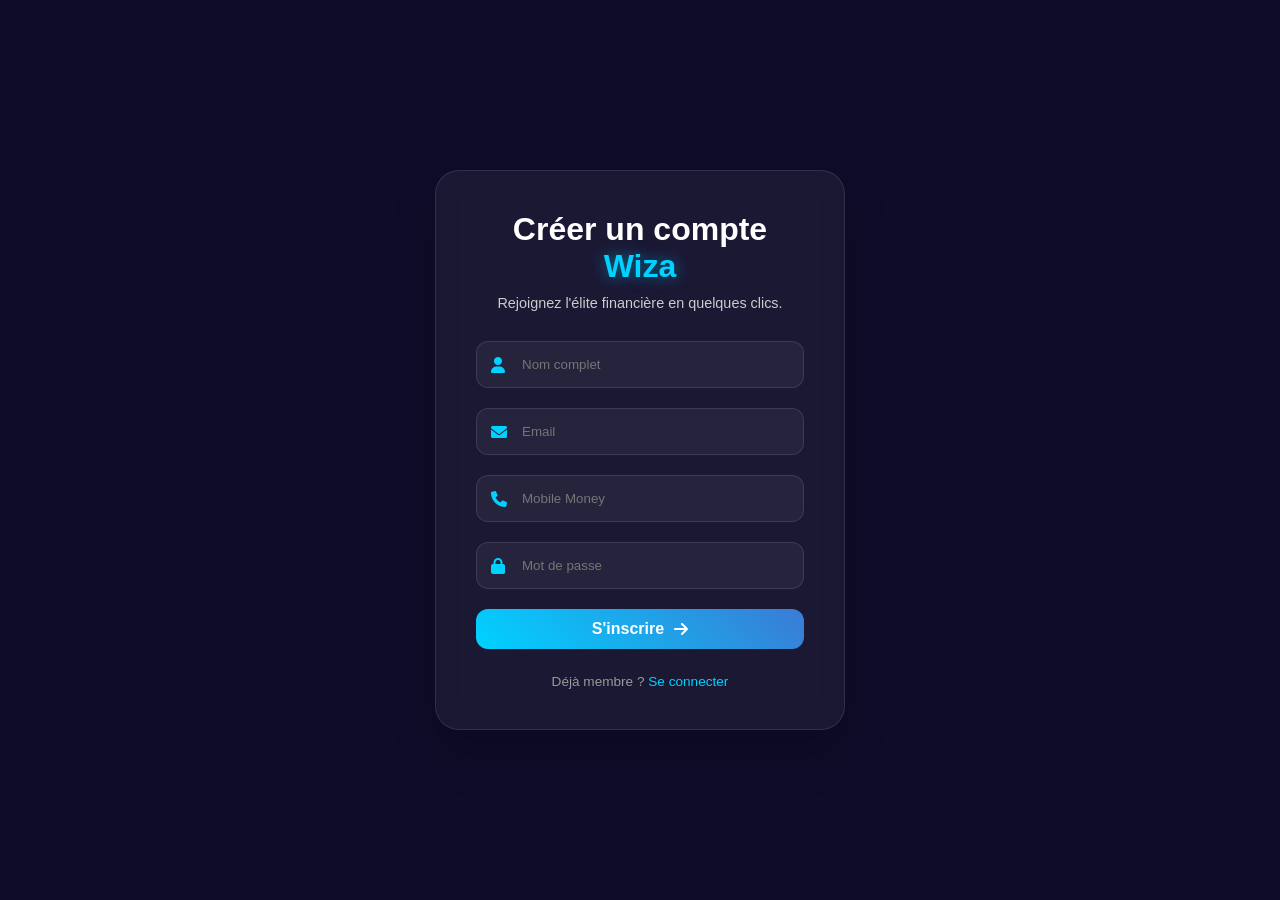
<file: index.html>
<!DOCTYPE html>
<html lang="fr">
<head>
    <meta charset="UTF-8">
    <meta name="google-site-verification" content="SWnRNbCJE4a67z4LelDjnTb02a0k9yyLDGbZT_Br_oo" />
   <meta name="viewport" content="width=device-width, initial-scale=1.0, maximum-scale=1.0, user-scalable=no">
    <title>| Wiza-inscription</title>
    <link rel="stylesheet" href="style.css">
    <link rel="apple-touch-icon" href="./asset/J.png">
    <link rel="icon" type="image/png" href="./asset/J.png">
    <link href="https://cdnjs.cloudflare.com/ajax/libs/font-awesome/6.0.0/css/all.min.css" rel="stylesheet">
    <link rel="stylesheet" href="style1.css">
    <!-- je dois poser a ia comment faire pour tester mon backend comme en texte html  -->
    
</head>
<body>
<div class="container">
<form  id="contact-form"  action="https://api.web3forms.com/submit" method="POST" class="glass-form">
    <input type="hidden" name="access_key" value="8ced0072-2b9f-4238-b474-663de19e1aac">

    <h2>Créer un compte <span class="accent">Wiza</span></h2>
    <p class="subtitle">Rejoignez l'élite financière en quelques clics.</p>

    <div class="input-group">
        <i class="fas fa-user"></i>
        <input type="text" name="nom" placeholder="Nom complet" required>
    </div>

    <div class="input-group">
        <i class="fas fa-envelope"></i>
        <input type="email" name="email" placeholder="Email" required>
    </div>

    <div class="input-group">
        <i class="fas fa-phone"></i>
        <input type="tel" name="tel" placeholder="Mobile Money" required>
    </div>

    <div class="input-group">
        <i class="fas fa-lock"></i>
        <input type="password" name="pass" placeholder="Mot de passe" required>
    </div>

    <input type="hidden" name="redirect" value="index1.html">

    <button type="submit" class="btn-submit">
        <span>S'inscrire</span>
        <i class="fas fa-arrow-right"></i>
    </button>

    <p class="footer-text">Déjà membre ? <a href="index1.html">Se connecter</a></p>
</form>
<div id="success-message" style="display: none; text-align: center; color: white; padding: 20px;">
    <i class="fas fa-clock" style="font-size: 3rem; color: #00d2ff; margin-bottom: 20px;"></i>
    <h2 class="accent">Demande reçue !</h2>
    <p>Merci de patienter 1J pour vous mettre dans un groupe. Une note vous sera envoyée sur votre email.</p>
</div>
</div>

 <script src="script1.js"></script>
</body>


</html>
</file>
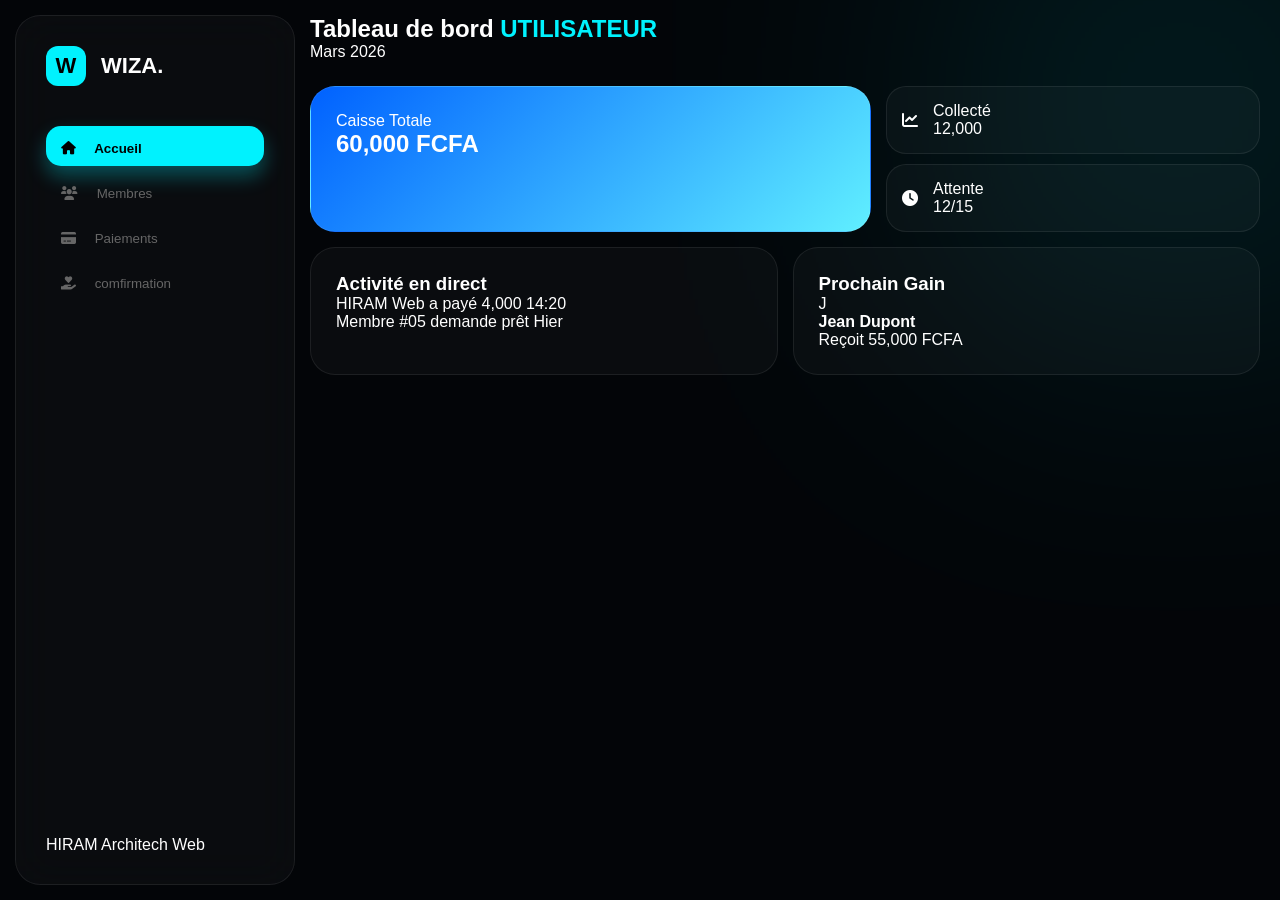
<file: index1.html>
<!DOCTYPE html>
<html lang="fr">
<head>
    <meta charset="UTF-8">
    <meta name="viewport" content="width=device-width, initial-scale=1.0, maximum-scale=1.0, user-scalable=no">
    <title>Wiza Premium | Tontine Hub</title>
    <link rel="stylesheet" href="style.css">
    <link rel="icon" type="image/png" href="./asset/J.png">
    <link rel="apple-touch-icon" href="./asset/J.png">
    <link rel="stylesheet" href="https://cdnjs.cloudflare.com/ajax/libs/font-awesome/6.0.0/css/all.min.css">
</head>
<body>
    <div class="blob-bg"></div>

    <div class="app-shell">
        <aside class="sidebar">
            <div class="brand">
                <div class="brand-icon">W</div>
                <span>WIZA.</span>
            </div>
            <nav class="nav-links">
                <button class="nav-btn active" onclick="showSection('home')"><i class="fa-solid fa-house"></i> Accueil</button>
                <button class="nav-btn" onclick="showSection('members')"><i class="fa-solid fa-users"></i> Membres</button>
                <button class="nav-btn" onclick="showSection('pay')"><i class="fa-solid fa-credit-card"></i> Paiements</button>
                <button class="nav-btn" onclick="showSection('loan')"><i class="fa-solid fa-hand-holding-heart"></i> comfirmation</button>
            </nav>
            <div class="sidebar-footer">HIRAM Architech Web</div>
        </aside>

        <main class="content">
            
            <section id="home" class="page active">
                <div class="header-main">
                    <h1>Tableau de bord <span>UTILISATEUR</span></h1>
                    <div class="date-now">Mars 2026</div>
                </div>

                <div class="stats-row">
                    <div class="card card-gradient">
                        <span class="label">Caisse Totale</span>
                        <h2 class="amount">60,000 <span>FCFA</span></h2>
                        <div class="progress-bar"><div class="fill" style="width: 80%;"></div></div>
                    </div>
                    <div class="mini-stats">
                        <div class="card-mini"><i class="fa-solid fa-chart-line"></i> <div><span>Collecté</span><p>12,000</p></div></div>
                        <div class="card-mini"><i class="fa-solid fa-clock"></i> <div><span>Attente</span><p>12/15</p></div></div>
                    </div>
                </div>

                <div class="double-grid">
                    <div class="card glass">
                        <h3>Activité en direct</h3>
                        <div class="log-item"><div class="dot green"></div><p>HIRAM Web a payé 4,000 <span>14:20</span></p></div>
                        <div class="log-item"><div class="dot orange"></div><p>Membre #05 demande prêt <span>Hier</span></p></div>
                    </div>
                    <div class="card glass next-gain">
                        <h3>Prochain Gain</h3>
                        <div class="user-chip">
                            <div class="avatar">J</div>
                            <div><strong>Jean Dupont</strong><p>Reçoit 55,000 FCFA</p></div>
                        </div>
                    </div>
                </div>
            </section>

            <section id="members" class="page">
                <div class="header-main"><h1>Nos <span>15 Membres</span></h1></div>
                <div class="members-grid" id="members-list">
                    </div>
            </section>

            <section id="pay" class="page">
                <div class="header-main"><h1>Mode de dépôt</h1></div>
                <div class="pay-grid">
                    <div class="pay-btn mtn" onclick="initiatePay('MTN')">
                        <i class="fa-solid fa-phone"></i>
                        <h2>MTN Money</h2>
                        <p><br>NUM: <b style="color: black; text-decoration: none;"> 068424624</b>  </p>
                    </div>
                    <div class="pay-btn airtel" onclick="initiatePay('Airtel')">
                        <i class="fa-solid fa-mobile-screen"></i>
                        <h2>Airtel Money</h2>
                        <p>Composer <b>*128#</b></p>
                    </div>
                </div>
            </section>
            <!-- je dois relier cette section a fromspre et aussi quand on click sur envoyer le message par et se tout redeviens nouveau -->

<section id="loan" class="page">
    <div class="header-main"><h1>Espace Financier</h1></div>
    
    <div class="loan-container-mobile">
        <div class="tabs-switcher">
            <div id="tab-active-bg" class="tab-bg-indicator"></div>
            <button type="button" class="tab-item active" onclick="switchWizaForm('payment', this)">Paiement</button>
            <button type="button" class="tab-item" onclick="switchWizaForm('loan', this)">Prêt</button>
        </div>

        <form id="payment-form" class="transaction-form" action="https://api.web3forms.com/submit" method="POST">
            <input type="hidden" name="access_key" value="8ced0072-2b9f-4238-b474-663de19e1aac">
            <input type="hidden" name="subject" value="Nouveau Paiement Wiza">
            
            <div class="mobile-input-group">
                <label>ID de Transaction</label>
                <input type="text" name="transaction_id" placeholder="Ex: PP230105..." required>
            </div>
            <div class="mobile-input-group">
                <label>Date du dépôt</label>
                <input type="date" name="date_paiement" required>
            </div>
            <button type="submit" class="btn-confirm">Confirmer le versement</button>
        </form>

        <form id="loan-form" class="transaction-form" action="https://api.web3forms.com/submit" method="POST" style="display: none;">
            <input type="hidden" name="access_key" value="8ced0072-2b9f-4238-b474-663de19e1aac">
            <input type="hidden" name="subject" value="Demande de Prêt Wiza">
            
            <div class="mobile-input-group">
                <label>Votre demande</label>
                <textarea name="message_pret" placeholder="Montant et raison du prêt..." required></textarea>
            </div>
            <button type="submit" class="btn-confirm">Envoyer ma demande</button>
        </form>
    </div>
</section>

        </main>
    </div>

    <script src="script.js"></script>
</body>
</html>
</file>
<file: style.css>
:root {
    --accent: #00f2fe;
    --bg: #030508;
    --glass: rgba(255, 255, 255, 0.03);
    --border: rgba(255, 255, 255, 0.08);
}

* { margin: 0; padding: 0; box-sizing: border-box; font-family: 'Segoe UI', sans-serif; }
body { background: var(--bg); color: white; height: 100vh; overflow: hidden; }

/* Blob décoratif */
.blob-bg { position: absolute; top: -100px; right: -100px; width: 400px; height: 400px; background: #00f2fe; filter: blur(150px); opacity: 0.15; z-index: -1; }

.app-shell { display: flex; height: 100vh; padding: 15px; gap: 15px; }

/* SIDEBAR GLASSMorphism */
.sidebar { width: 280px; background: var(--glass); backdrop-filter: blur(20px); border: 1px solid var(--border); border-radius: 25px; padding: 30px; display: flex; flex-direction: column; }
.brand { display: flex; align-items: center; gap: 15px; font-size: 22px; font-weight: 900; margin-bottom: 40px; }
.brand-icon { width: 40px; height: 40px; background: var(--accent); color: #000; display: flex; align-items: center; justify-content: center; border-radius: 12px; }
.nav-links { flex-grow: 1; }
.nav-btn { width: 100%; padding: 15px; background: none; border: none; color: #666; text-align: left; cursor: pointer; border-radius: 15px; transition: 0.3s; margin-bottom: 5px; }
.nav-btn i { margin-right: 15px; }
.nav-btn.active { background: var(--accent); color: #000; font-weight: bold; box-shadow: 0 10px 20px rgba(0,242,254,0.3); }

/* CONTENT AREA */
.content { flex-grow: 1; overflow-y: auto; padding-right: 5px; }
.page { display: none; }
.page.active { display: block; animation: fadeInUp 0.4s ease; }

.header-main { margin-bottom: 25px; }
.header-main h1 span { color: var(--accent); }

/* CARDS */
.card { background: var(--glass); border: 1px solid var(--border); border-radius: 25px; padding: 25px; }
.card-gradient { background: linear-gradient(135deg, #0061ff, #60efff); color: white; }
.stats-row { display: grid; grid-template-columns: 1.5fr 1fr; gap: 15px; margin-bottom: 15px; }
.mini-stats { display: flex; flex-direction: column; gap: 10px; }
.card-mini { background: var(--glass); border: 1px solid var(--border); padding: 15px; border-radius: 20px; display: flex; align-items: center; gap: 15px; }

.double-grid { display: grid; grid-template-columns: 1fr 1fr; gap: 15px; }

/* MEMBERS GRID */
.members-grid { display: grid; grid-template-columns: repeat(auto-fill, minmax(250px, 1fr)); gap: 15px; }
.member-item { background: var(--glass); border: 1px solid var(--border); padding: 20px; border-radius: 20px; text-align: center; }
.member-item strong { display: block; margin: 10px 0; }
.status-pill { padding: 5px 10px; border-radius: 10px; font-size: 11px; font-weight: bold; }
.paid { background: rgba(0, 255, 127, 0.1); color: #00ff7f; }
.wait { background: rgba(255, 69, 58, 0.1); color: #ff453a; }

/* PAYMENTS */
.pay-grid { display: grid; grid-template-columns: 1fr 1fr; gap: 20px; }
.pay-btn { padding: 40px; border-radius: 25px; text-align: center; cursor: pointer; transition: 0.3s; }
.mtn { background: #ffcc00; color: #000; }
.airtel { background: #ed1c24; color: #fff; }

/* ce que j'ai ajouter  */
textarea{width: 80%; height: 100px; border-radius: 22px; text-align: center;}
button{width: 30%; height: 40px; background: #00f2fe; border-radius: 22px;}


/* Container de la section */
.loan-container-mobile {
    margin: 15px;
    padding: 20px;
    background: rgba(255, 255, 255, 0.05);
    backdrop-filter: blur(20px);
    -webkit-backdrop-filter: blur(20px);
    border: 1px solid rgba(255, 255, 255, 0.1);
    border-radius: 30px;
    box-shadow: 0 15px 35px rgba(0, 0, 0, 0.2);
}

/* Switcher d'onglets ultra-pro */
.tabs-switcher {
    position: relative;
    display: flex;
    background: rgba(0, 0, 0, 0.3);
    border-radius: 15px;
    padding: 4px;
    margin-bottom: 25px;
}

.tab-item {
    flex: 1;
    position: relative;
    z-index: 2;
    background: none;
    border: none;
    color: white;
    padding: 12px;
    font-weight: 600;
    font-size: 14px;
    cursor: pointer;
    transition: 0.3s;
}

.tab-bg-indicator {
    position: absolute;
    height: calc(100% - 8px);
    width: calc(50% - 4px);
    background: linear-gradient(135deg, #00d2ff, #3a7bd5);
    border-radius: 12px;
    top: 4px;
    left: 4px;
    transition: transform 0.3s cubic-bezier(0.4, 0, 0.2, 1);
    z-index: 1;
}

/* Formulaires et Inputs */
.mobile-input-group {
    margin-bottom: 20px;
}

.mobile-input-group label {
    display: block;
    color: #00d2ff;
    font-size: 12px;
    margin-bottom: 8px;
    margin-left: 5px;
    text-transform: uppercase;
    letter-spacing: 1px;
}

.mobile-input-group input, 
.mobile-input-group textarea {
    width: 100%;
    background: rgba(255, 255, 255, 0.07);
    border: 1px solid rgba(255, 255, 255, 0.1);
    border-radius: 15px;
    padding: 15px;
    color: white;
    font-size: 16px !important; /* IMPORTANT : Empêche le zoom sur iPhone */
}

.btn-confirm {
    width: 100%;
    background: linear-gradient(135deg, #00d2ff, #3a7bd5);
    border: none;
    padding: 18px;
    border-radius: 15px;
    color: white;
    font-weight: bold;
    font-size: 16px;
    box-shadow: 0 10px 20px rgba(0, 210, 255, 0.3);
}




.members-grid {
display: grid;
grid-template-columns: repeat(2, 1fr);
gap: 15px;
padding: 15px;
}

/* Carte de membre Glassmorphism */
.member-card {
background: rgba(255, 255, 255, 0.03);
backdrop-filter: blur(15px);
-webkit-backdrop-filter: blur(15px);
border: 1px solid rgba(255, 255, 255, 0.1);
border-radius: 20px;
padding: 20px;
text-align: center;
}

/* Rond de profil avec dégradé Wiza */
.member-avatar {
width: 60px;
height: 60px;
background: linear-gradient(135deg, #00d2ff, #3a7bd5);
border-radius: 50%;
margin: 0 auto 12px;
display: flex;
align-items: center;
justify-content: center;
color: white;
font-size: 24px;
}

.member-name {
color: white;
font-size: 14px;
font-weight: bold;
}

.member-status {
font-size: 11px;
color: #00ff88;
background: rgba(0, 255, 136, 0.1);
padding: 3px 10px;
border-radius: 20px;
display: inline-block;
}

/* RESPONSIVE MOBILE */
@media (max-width: 850px) {
    .app-shell { flex-direction: column; padding: 10px; }
    .sidebar { width: 100%; height: 70px; position: fixed; bottom: 10px; left: 10px; width: calc(100% - 20px); z-index: 100; flex-direction: row; padding: 10px; }
    .nav-links { display: flex; width: 100%; justify-content: space-around; }
    .brand, .sidebar-footer { display: none; }
    .stats-row, .double-grid, .pay-grid { grid-template-columns: 1fr; }
    .content { padding-bottom: 100px; }
}

@keyframes fadeInUp { from { opacity: 0; transform: translateY(20px); } to { opacity: 1; transform: translateY(0); } }
</file>
<file: style1.css>
:root {
    --primary: #00d2ff;
    --secondary: #928dab;
    --glass: rgba(255, 255, 255, 0.05);
    --border: rgba(255, 255, 255, 0.1);
}

body {
    margin: 0;
    font-family: 'Segoe UI', sans-serif;
    background: #0f0c29;
    display: flex;
    justify-content: center;
    align-items: center;
    min-height: 100vh;
    overflow: hidden;
    color: white;
}

/* Animation d'arrière-plan */
.background-animation {
    position: absolute;
    width: 200%;
    height: 200%;
    background: radial-gradient(circle, #24243e 0%, #0f0c29 100%);
    z-index: -1;
}

.container {
    width: 100%;
    max-width: 450px;
    padding: 20px;
}

.glass-form {
    background: var(--glass);
    backdrop-filter: blur(15px);
    -webkit-backdrop-filter: blur(15px);
    border: 1px solid var(--border);
    border-radius: 24px;
    padding: 40px;
    box-shadow: 0 25px 45px rgba(0,0,0,0.2);
    text-align: center;
}

h2 {
    font-size: 2rem;
    margin-bottom: 10px;
}

.accent {
    color: var(--primary);
    text-shadow: 0 0 15px rgba(0, 210, 255, 0.5);
}

.subtitle {
    font-size: 0.9rem;
    color: #ccc;
    margin-bottom: 30px;
}

/* Style des champs de saisie */
.input-group {
    position: relative;
    margin-bottom: 20px;
}

.input-group i {
    position: absolute;
    left: 15px;
    top: 50%;
    transform: translateY(-50%);
    color: var(--primary);
}

.input-group input {
    width: 100%;
    padding: 15px 15px 15px 45px;
    background: rgba(255, 255, 255, 0.05);
    border: 1px solid var(--border);
    border-radius: 12px;
    outline: none;
    color: white;
    box-sizing: border-box;
    transition: 0.3s;
}

.input-group input:focus {
    border-color: var(--primary);
    background: rgba(255, 255, 255, 0.1);
    box-shadow: 0 0 10px rgba(0, 210, 255, 0.2);
}

/* Bouton stylé */
.btn-submit {
    width: 100%;
    padding: 15px;
    margin-top: 20px;
    border: none;
    border-radius: 12px;
    background: linear-gradient(45deg, #00d2ff, #3a7bd5);
    color: white;
    font-weight: bold;
    font-size: 1rem;
    cursor: pointer;
    display: flex;
    justify-content: center;
    align-items: center;
    gap: 10px;
    transition: 0.3s;
}

.btn-submit:hover {
    transform: translateY(-3px);
    box-shadow: 0 10px 20px rgba(0, 210, 255, 0.3);
}

.footer-text {
    margin-top: 25px;
    font-size: 0.85rem;
    color: #999;
}

.footer-text a {
    color: var(--primary);
    text-decoration: none;



}












/* Optimisation pour Mobile */
@media (max-width: 480px) {
    .glass-form {
        padding: 25px 20px;  
        margin: 10px;       
        border-radius: 18px;
    }

    h2 {
        font-size: 1.6rem;  
    }

    .subtitle {
        font-size: 0.8rem;
    }

    .input-group input {
        padding: 12px 12px 12px 40px;  
    }

    .btn-submit {
        padding: 12px;
    }
}

/* Gestion des écrans très petits ou en mode paysage */
@media (max-height: 600px) {
    body {
        align-items: flex-start; 
        overflow-y: auto;
        padding: 20px 0;
    }
}
</file>
